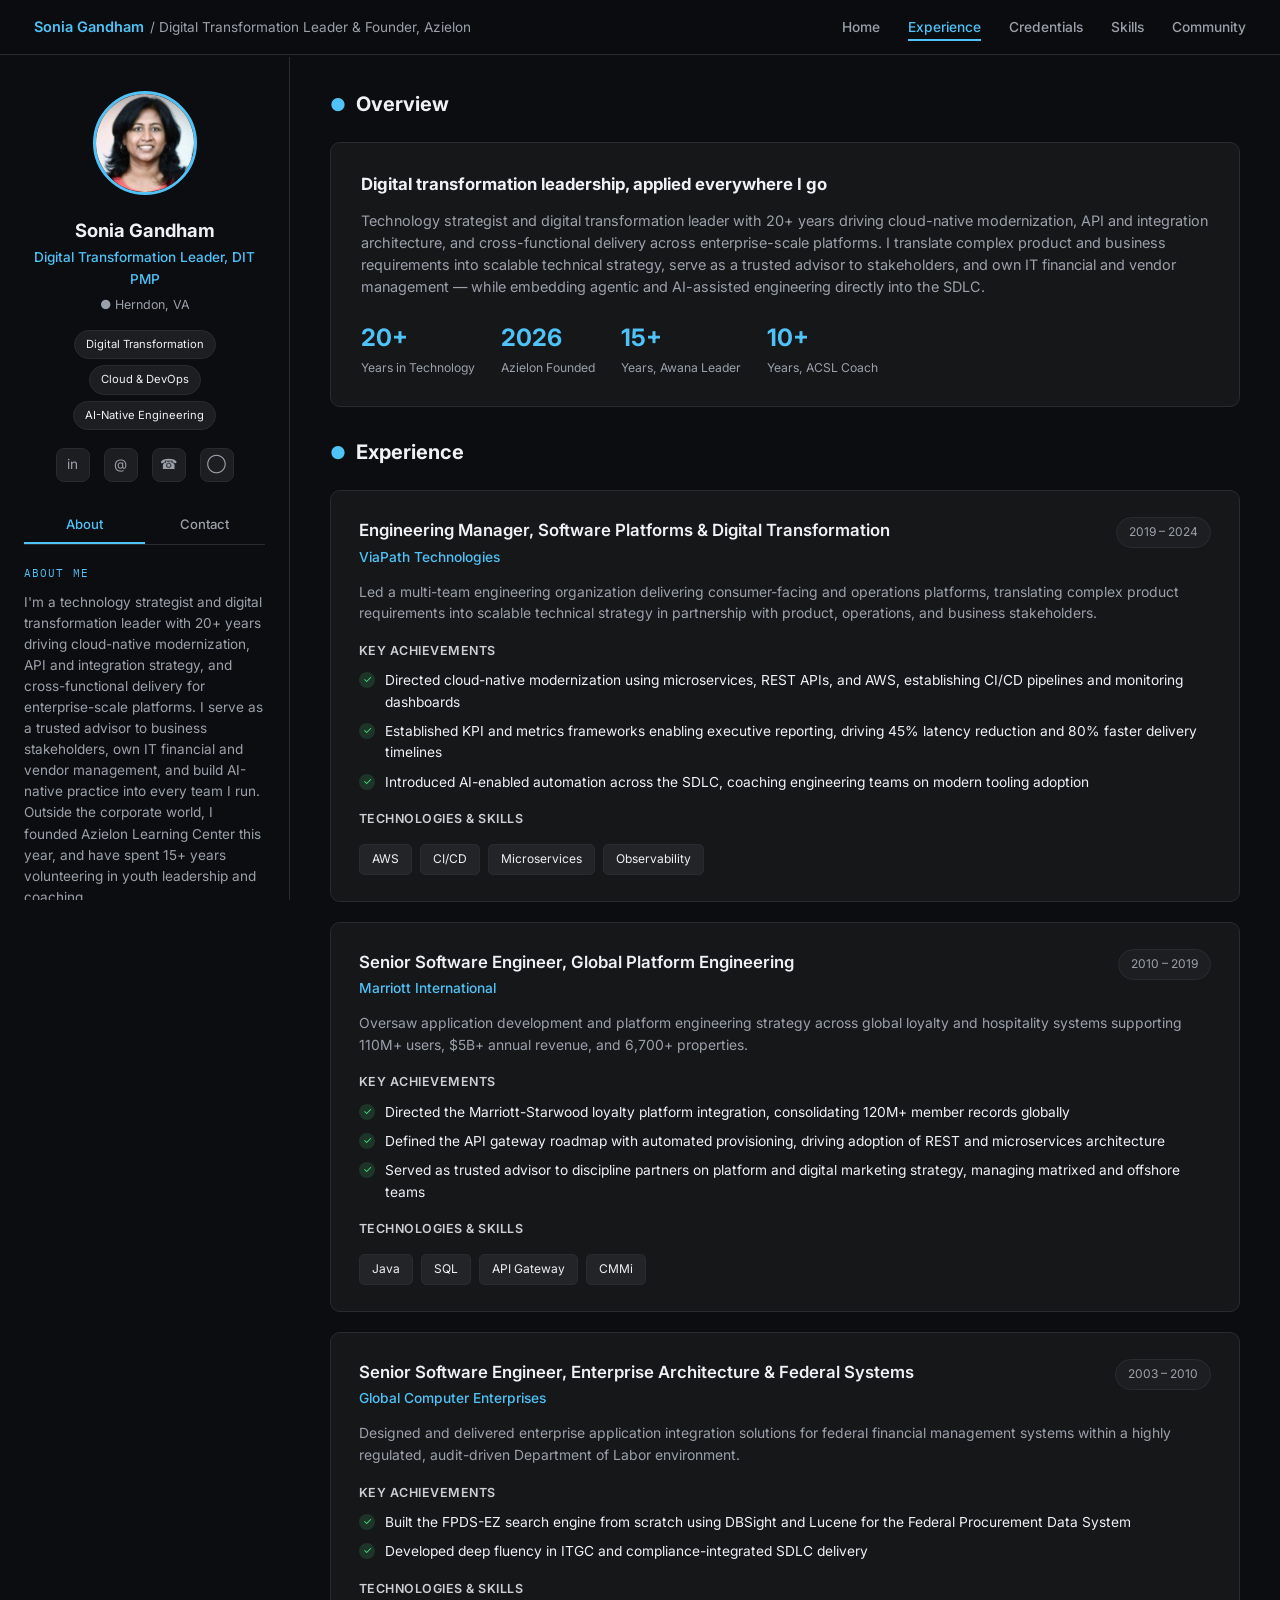
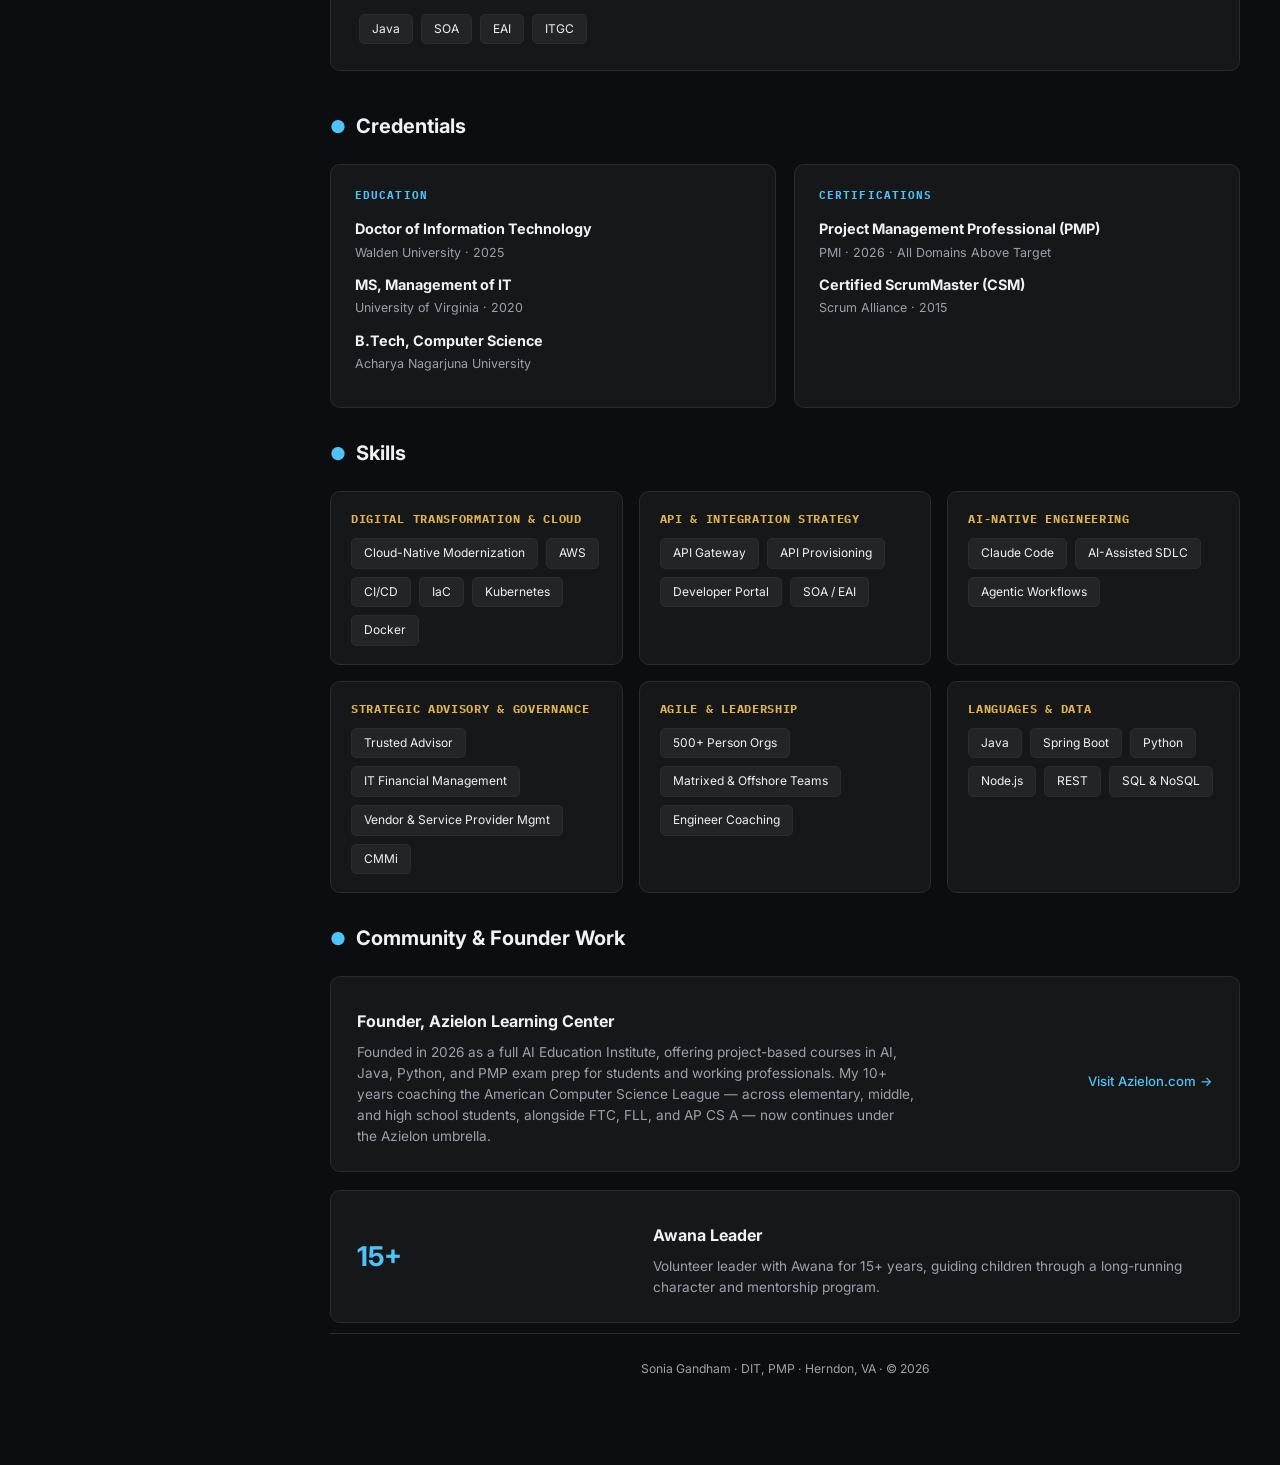
<file: index.html>
<!DOCTYPE html>
<html lang="en">
<head>
<meta charset="UTF-8" />
<meta name="viewport" content="width=device-width, initial-scale=1.0" />
<title>Sonia Gandham — Digital Transformation Leader &amp; Founder, Azielon</title>
<link rel="preconnect" href="https://fonts.googleapis.com">
<link rel="preconnect" href="https://fonts.gstatic.com" crossorigin>
<link href="https://fonts.googleapis.com/css2?family=Inter:wght@400;500;600;700&family=IBM+Plex+Mono:wght@400;500&display=swap" rel="stylesheet">
<style>
  :root{
    --bg:#0c0d10;
    --panel:#161719;
    --panel-2:#1d1e21;
    --border:#2a2b2f;
    --accent:#4fc3f7;
    --accent-dim:#3a9bc4;
    --gold:#e0b34d;
    --green:#4ade80;
    --ink:#eef1f5;
    --muted:#9aa1ab;
    --tag-bg:#232428;
  }
  *{box-sizing:border-box; margin:0; padding:0;}
  body{
    font-family:'Inter', sans-serif;
    background:var(--bg); color:var(--ink);
    font-size:14.5px; line-height:1.55;
  }
  a{ color:inherit; text-decoration:none; }
  ul{ list-style:none; }

  /* TOP NAV */
  .topnav{
    position:sticky; top:0; z-index:50;
    background:rgba(12,13,16,0.92); backdrop-filter:blur(8px);
    border-bottom:1px solid var(--border);
    display:flex; align-items:center; justify-content:space-between;
    padding:16px 34px;
  }
  .brand-line b{ color:var(--accent); font-weight:600; }
  .brand-line .role{ color:var(--muted); font-size:0.85rem; margin-left:6px; }
  .topnav nav ul{ display:flex; gap:28px; }
  .topnav nav ul li a{
    font-size:0.86rem; color:var(--muted); font-weight:500; padding-bottom:4px; border-bottom:2px solid transparent;
    transition:color 0.2s ease, border-color 0.2s ease;
  }
  .topnav nav ul li a:hover, .topnav nav ul li a.active{ color:var(--accent); border-color:var(--accent); }

  /* LAYOUT */
  .layout{ display:flex; max-width:1280px; margin:0 auto; align-items:flex-start; }
  .sidebar{
    width:290px; flex-shrink:0; padding:34px 24px; position:sticky; top:57px;
    height:calc(100vh - 57px); overflow-y:auto; border-right:1px solid var(--border);
  }
  .side-photo{ text-align:center; }
  .side-photo img{
    width:104px; height:104px; border-radius:50%; object-fit:cover; border:3px solid var(--accent);
  }
  .side-name{ text-align:center; margin-top:14px; }
  .side-name h2{ font-size:1.15rem; font-weight:700; }
  .side-name .role{ color:var(--accent); font-size:0.85rem; margin-top:3px; font-weight:500; }
  .side-name .loc{ color:var(--muted); font-size:0.78rem; margin-top:5px; }

  .badge-row{ display:flex; flex-wrap:wrap; gap:6px; justify-content:center; margin-top:16px; }
  .badge{
    font-size:0.7rem; background:var(--panel-2); border:1px solid var(--border); color:var(--ink);
    padding:5px 11px; border-radius:20px;
  }

  .social-row{ display:flex; justify-content:center; gap:14px; margin-top:18px; }
  .social-row a{
    width:34px; height:34px; border-radius:8px; background:var(--panel-2); border:1px solid var(--border);
    display:flex; align-items:center; justify-content:center; font-size:0.85rem; color:var(--muted);
    transition:color 0.2s ease, border-color 0.2s ease;
  }
  .social-row a:hover{ color:var(--accent); border-color:var(--accent); }

  .side-tabs{ display:flex; margin-top:24px; border-bottom:1px solid var(--border); }
  .side-tabs button{
    flex:1; background:none; border:none; color:var(--muted); font-family:'Inter',sans-serif;
    font-size:0.82rem; font-weight:500; padding:10px 0; cursor:pointer; border-bottom:2px solid transparent;
  }
  .side-tabs button.active{ color:var(--accent); border-color:var(--accent); }

  .tab-panel{ display:none; padding-top:20px; }
  .tab-panel.active{ display:block; }
  .tab-h{
    font-family:'IBM Plex Mono', monospace; font-size:0.68rem; letter-spacing:0.1em; text-transform:uppercase;
    color:var(--accent); margin-bottom:10px;
  }
  .tab-panel p{ color:var(--muted); font-size:0.85rem; margin-bottom:16px; }
  .focus-list li{
    font-size:0.83rem; color:var(--ink); margin-bottom:9px; padding-left:16px; position:relative;
  }
  .focus-list li::before{ content:'—'; position:absolute; left:0; color:var(--accent); }

  .impact-bar{ margin-bottom:14px; }
  .impact-bar .lbl{ display:flex; justify-content:space-between; font-size:0.78rem; margin-bottom:5px; }
  .impact-bar .lbl span:last-child{ color:var(--muted); }
  .bar-track{ height:5px; background:var(--panel-2); border-radius:3px; overflow:hidden; }
  .bar-fill{ height:100%; background:linear-gradient(90deg, var(--accent-dim), var(--accent)); }

  .contact-list li{
    display:flex; align-items:center; gap:10px; font-size:0.83rem; color:var(--ink); margin-bottom:12px;
  }
  .contact-list .ic{ color:var(--accent); font-family:'IBM Plex Mono', monospace; font-size:0.75rem; width:18px; }

  /* MAIN */
  .main{ flex:1; padding:34px 40px 60px; min-width:0; }
  .sec-head{ display:flex; align-items:center; gap:10px; margin-bottom:22px; }
  .sec-head .ic{ color:var(--accent); font-size:1.1rem; }
  .sec-head h2{ font-size:1.25rem; font-weight:700; }
  section{ padding-top:20px; margin-bottom:10px; }
  section:first-of-type{ padding-top:0; }

  /* HOME / INTRO */
  #home .intro-card{
    background:var(--panel); border:1px solid var(--border); border-radius:10px; padding:28px 30px;
  }
  #home .intro-card h3{ font-size:1.05rem; margin-bottom:12px; }
  #home .intro-card p{ color:var(--muted); font-size:0.9rem; }
  #home .stat-row{ display:flex; gap:26px; margin-top:20px; flex-wrap:wrap; }
  #home .stat b{ display:block; font-size:1.5rem; color:var(--accent); }
  #home .stat span{ font-size:0.76rem; color:var(--muted); }

  /* EXPERIENCE CARDS */
  .exp-card{
    background:var(--panel); border:1px solid var(--border); border-radius:10px; padding:26px 28px; margin-bottom:20px;
  }
  .exp-top{ display:flex; justify-content:space-between; align-items:flex-start; gap:14px; flex-wrap:wrap; }
  .exp-top h3{ font-size:1.05rem; font-weight:600; }
  .exp-org{ color:var(--accent); font-size:0.86rem; margin-top:3px; font-weight:500; }
  .exp-date{
    background:var(--panel-2); border:1px solid var(--border); color:var(--muted);
    font-size:0.75rem; padding:5px 12px; border-radius:20px; white-space:nowrap;
  }
  .exp-desc{ color:var(--muted); font-size:0.87rem; margin:14px 0 16px; }
  .exp-sub{ font-size:0.78rem; color:var(--ink); font-weight:600; margin-bottom:10px; text-transform:uppercase; letter-spacing:0.04em; opacity:0.85; }
  .ach-list li{ display:flex; gap:10px; font-size:0.86rem; color:var(--ink); margin-bottom:8px; align-items:flex-start; }
  .ach-list .check{
    width:16px; height:16px; border-radius:50%; background:rgba(74,222,128,0.15); color:var(--green);
    display:flex; align-items:center; justify-content:center; font-size:0.65rem; flex-shrink:0; margin-top:2px;
  }
  .tag-row{ display:flex; flex-wrap:wrap; gap:8px; margin-top:16px; }
  .tag{ background:var(--tag-bg); border:1px solid var(--border); color:var(--ink); font-size:0.75rem; padding:5px 12px; border-radius:5px; }

  /* CREDENTIALS */
  .cred-grid{ display:grid; grid-template-columns:1fr 1fr; gap:18px; }
  .cred-card{ background:var(--panel); border:1px solid var(--border); border-radius:10px; padding:22px 24px; }
  .cred-card h4{ font-size:0.68rem; letter-spacing:0.1em; text-transform:uppercase; color:var(--accent); font-family:'IBM Plex Mono',monospace; margin-bottom:14px; }
  .cred-card .item{ margin-bottom:12px; }
  .cred-card .item b{ display:block; font-size:0.9rem; }
  .cred-card .item span{ display:block; font-size:0.78rem; color:var(--muted); margin-top:2px; }

  /* SKILLS FULL GRID */
  .skills-grid{ display:grid; grid-template-columns:repeat(3, 1fr); gap:16px; }
  .skill-card{ background:var(--panel); border:1px solid var(--border); border-radius:10px; padding:18px 20px; }
  .skill-card h4{ font-size:0.72rem; letter-spacing:0.06em; text-transform:uppercase; color:var(--gold); margin-bottom:10px; font-family:'IBM Plex Mono',monospace; }
  .skill-card .tag-row{ margin-top:0; }

  /* PROJECTS / COMMUNITY */
  .proj-grid{ display:grid; grid-template-columns:1fr 1fr; gap:18px; }
  .proj-card{
    background:var(--panel); border:1px solid var(--border); border-radius:10px; padding:24px 26px;
    display:flex; flex-direction:column;
  }
  .proj-card .num{ font-size:1.7rem; color:var(--accent); font-weight:700; }
  .proj-card h4{ font-size:1rem; margin:8px 0 8px; }
  .proj-card p{ color:var(--muted); font-size:0.85rem; flex:1; }
  .proj-card a.link{ color:var(--accent); font-size:0.82rem; margin-top:14px; font-weight:500; }
  .proj-card.wide{ grid-column:1 / -1; flex-direction:row; align-items:center; justify-content:space-between; gap:24px; flex-wrap:wrap; }
  .proj-card.wide p{ max-width:560px; }

  footer{ text-align:center; padding:26px 0; color:var(--muted); font-size:0.76rem; border-top:1px solid var(--border); }

  @media (max-width:960px){
    .layout{ flex-direction:column; }
    .sidebar{ position:static; width:100%; height:auto; border-right:none; border-bottom:1px solid var(--border); }
    .topnav nav ul{ display:none; }
    .skills-grid, .cred-grid, .proj-grid{ grid-template-columns:1fr; }
    .proj-card.wide{ flex-direction:column; align-items:flex-start; }
    .main{ padding:28px 22px; }
  }
</style>
</head>
<body>

<div class="topnav">
  <div class="brand-line"><b>Sonia Gandham</b><span class="role">/ Digital Transformation Leader &amp; Founder, Azielon</span></div>
  <nav>
    <ul>
      <li><a href="#home" class="nav-link active">Home</a></li>
      <li><a href="#experience" class="nav-link">Experience</a></li>
      <li><a href="#credentials" class="nav-link">Credentials</a></li>
      <li><a href="#skills" class="nav-link">Skills</a></li>
      <li><a href="#community" class="nav-link">Community</a></li>
    </ul>
  </nav>
</div>

<div class="layout">

  <!-- SIDEBAR -->
  <aside class="sidebar">
    <div class="side-photo">
      <img src="[data-uri]" alt="Sonia Gandham" />
    </div>
    <div class="side-name">
      <h2>Sonia Gandham</h2>
      <div class="role">Digital Transformation Leader, DIT PMP</div>
      <div class="loc">&#9679; Herndon, VA</div>
    </div>

    <div class="badge-row">
      <span class="badge">Digital Transformation</span>
      <span class="badge">Cloud &amp; DevOps</span>
      <span class="badge">AI-Native Engineering</span>
    </div>

    <div class="social-row">
      <a href="https://linkedin.com/in/sonia-gandham" target="_blank" title="LinkedIn">in</a>
      <a href="mailto:gsoniaraj@yahoo.com" title="Email">@</a>
      <a href="tel:5712286259" title="Phone">&#9742;</a>
      <a href="https://azielon.com" target="_blank" title="Azielon">&#9711;</a>
    </div>

    <div class="side-tabs">
      <button class="tab-btn active" data-tab="about">About</button>
      <button class="tab-btn" data-tab="contact">Contact</button>
    </div>

    <div class="tab-panel active" id="about-panel">
      <div class="tab-h">About Me</div>
      <p>I'm a technology strategist and digital transformation leader with 20+ years driving cloud-native modernization, API and integration strategy, and cross-functional delivery for enterprise-scale platforms. I serve as a trusted advisor to business stakeholders, own IT financial and vendor management, and build AI-native practice into every team I run. Outside the corporate world, I founded Azielon Learning Center this year, and have spent 15+ years volunteering in youth leadership and coaching.</p>
      <div class="tab-h">Professional Focus</div>
      <ul class="focus-list">
        <li>Digital transformation &amp; cloud-native modernization strategy</li>
        <li>Leading matrixed, cross-functional engineering organizations</li>
        <li>Founding and growing Azielon into an AI Education Institute</li>
      </ul>
      <div class="tab-h" style="margin-top:20px;">Community Impact</div>
      <div class="impact-bar">
        <div class="lbl"><span>Awana Leader</span><span>15+ yrs</span></div>
        <div class="bar-track"><div class="bar-fill" style="width:90%;"></div></div>
      </div>
      <div class="impact-bar">
        <div class="lbl"><span>ACSL Coach</span><span>10+ yrs</span></div>
        <div class="bar-track"><div class="bar-fill" style="width:65%;"></div></div>
      </div>
    </div>

    <div class="tab-panel" id="contact-panel">
      <div class="tab-h">Get In Touch</div>
      <ul class="contact-list">
        <li><span class="ic">&#9679;</span> Herndon, VA</li>
        <li><span class="ic">&#9679;</span> 571-228-6259</li>
        <li><span class="ic">&#9679;</span> gsoniaraj@yahoo.com</li>
        <li><span class="ic">&#9679;</span> <a href="https://linkedin.com/in/sonia-gandham" target="_blank">linkedin.com/in/sonia-gandham</a></li>
        <li><span class="ic">&#9679;</span> <a href="https://azielon.com" target="_blank">azielon.com</a></li>
      </ul>
    </div>
  </aside>

  <!-- MAIN -->
  <main class="main">

    <section id="home">
      <div class="sec-head"><span class="ic">&#9679;</span><h2>Overview</h2></div>
      <div class="intro-card">
        <h3>Digital transformation leadership, applied everywhere I go</h3>
        <p>Technology strategist and digital transformation leader with 20+ years driving cloud-native modernization, API and integration architecture, and cross-functional delivery across enterprise-scale platforms. I translate complex product and business requirements into scalable technical strategy, serve as a trusted advisor to stakeholders, and own IT financial and vendor management — while embedding agentic and AI-assisted engineering directly into the SDLC.</p>
        <div class="stat-row">
          <div class="stat"><b>20+</b><span>Years in Technology</span></div>
          <div class="stat"><b>2026</b><span>Azielon Founded</span></div>
          <div class="stat"><b>15+</b><span>Years, Awana Leader</span></div>
          <div class="stat"><b>10+</b><span>Years, ACSL Coach</span></div>
        </div>
      </div>
    </section>

    <section id="experience">
      <div class="sec-head"><span class="ic">&#9679;</span><h2>Experience</h2></div>

      <div class="exp-card">
        <div class="exp-top">
          <div>
            <h3>Engineering Manager, Software Platforms &amp; Digital Transformation</h3>
            <div class="exp-org">ViaPath Technologies</div>
          </div>
          <div class="exp-date">2019 – 2024</div>
        </div>
        <div class="exp-desc">Led a multi-team engineering organization delivering consumer-facing and operations platforms, translating complex product requirements into scalable technical strategy in partnership with product, operations, and business stakeholders.</div>
        <div class="exp-sub">Key Achievements</div>
        <ul class="ach-list">
          <li><span class="check">&#10003;</span> Directed cloud-native modernization using microservices, REST APIs, and AWS, establishing CI/CD pipelines and monitoring dashboards</li>
          <li><span class="check">&#10003;</span> Established KPI and metrics frameworks enabling executive reporting, driving 45% latency reduction and 80% faster delivery timelines</li>
          <li><span class="check">&#10003;</span> Introduced AI-enabled automation across the SDLC, coaching engineering teams on modern tooling adoption</li>
        </ul>
        <div class="exp-sub" style="margin-top:16px;">Technologies &amp; Skills</div>
        <div class="tag-row">
          <span class="tag">AWS</span><span class="tag">CI/CD</span><span class="tag">Microservices</span><span class="tag">Observability</span>
        </div>
      </div>

      <div class="exp-card">
        <div class="exp-top">
          <div>
            <h3>Senior Software Engineer, Global Platform Engineering</h3>
            <div class="exp-org">Marriott International</div>
          </div>
          <div class="exp-date">2010 – 2019</div>
        </div>
        <div class="exp-desc">Oversaw application development and platform engineering strategy across global loyalty and hospitality systems supporting 110M+ users, $5B+ annual revenue, and 6,700+ properties.</div>
        <div class="exp-sub">Key Achievements</div>
        <ul class="ach-list">
          <li><span class="check">&#10003;</span> Directed the Marriott-Starwood loyalty platform integration, consolidating 120M+ member records globally</li>
          <li><span class="check">&#10003;</span> Defined the API gateway roadmap with automated provisioning, driving adoption of REST and microservices architecture</li>
          <li><span class="check">&#10003;</span> Served as trusted advisor to discipline partners on platform and digital marketing strategy, managing matrixed and offshore teams</li>
        </ul>
        <div class="exp-sub" style="margin-top:16px;">Technologies &amp; Skills</div>
        <div class="tag-row">
          <span class="tag">Java</span><span class="tag">SQL</span><span class="tag">API Gateway</span><span class="tag">CMMi</span>
        </div>
      </div>

      <div class="exp-card">
        <div class="exp-top">
          <div>
            <h3>Senior Software Engineer, Enterprise Architecture &amp; Federal Systems</h3>
            <div class="exp-org">Global Computer Enterprises</div>
          </div>
          <div class="exp-date">2003 – 2010</div>
        </div>
        <div class="exp-desc">Designed and delivered enterprise application integration solutions for federal financial management systems within a highly regulated, audit-driven Department of Labor environment.</div>
        <div class="exp-sub">Key Achievements</div>
        <ul class="ach-list">
          <li><span class="check">&#10003;</span> Built the FPDS-EZ search engine from scratch using DBSight and Lucene for the Federal Procurement Data System</li>
          <li><span class="check">&#10003;</span> Developed deep fluency in ITGC and compliance-integrated SDLC delivery</li>
        </ul>
        <div class="exp-sub" style="margin-top:16px;">Technologies &amp; Skills</div>
        <div class="tag-row">
          <span class="tag">Java</span><span class="tag">SOA</span><span class="tag">EAI</span><span class="tag">ITGC</span>
        </div>
      </div>
    </section>

    <section id="credentials">
      <div class="sec-head"><span class="ic">&#9679;</span><h2>Credentials</h2></div>
      <div class="cred-grid">
        <div class="cred-card">
          <h4>Education</h4>
          <div class="item"><b>Doctor of Information Technology</b><span>Walden University &middot; 2025</span></div>
          <div class="item"><b>MS, Management of IT</b><span>University of Virginia &middot; 2020</span></div>
          <div class="item"><b>B.Tech, Computer Science</b><span>Acharya Nagarjuna University</span></div>
        </div>
        <div class="cred-card">
          <h4>Certifications</h4>
          <div class="item"><b>Project Management Professional (PMP)</b><span>PMI &middot; 2026 &middot; All Domains Above Target</span></div>
          <div class="item"><b>Certified ScrumMaster (CSM)</b><span>Scrum Alliance &middot; 2015</span></div>
        </div>
      </div>
    </section>

    <section id="skills">
      <div class="sec-head"><span class="ic">&#9679;</span><h2>Skills</h2></div>
      <div class="skills-grid">
        <div class="skill-card">
          <h4>Digital Transformation &amp; Cloud</h4>
          <div class="tag-row"><span class="tag">Cloud-Native Modernization</span><span class="tag">AWS</span><span class="tag">CI/CD</span><span class="tag">IaC</span><span class="tag">Kubernetes</span><span class="tag">Docker</span></div>
        </div>
        <div class="skill-card">
          <h4>API &amp; Integration Strategy</h4>
          <div class="tag-row"><span class="tag">API Gateway</span><span class="tag">API Provisioning</span><span class="tag">Developer Portal</span><span class="tag">SOA / EAI</span></div>
        </div>
        <div class="skill-card">
          <h4>AI-Native Engineering</h4>
          <div class="tag-row"><span class="tag">Claude Code</span><span class="tag">AI-Assisted SDLC</span><span class="tag">Agentic Workflows</span></div>
        </div>
        <div class="skill-card">
          <h4>Strategic Advisory &amp; Governance</h4>
          <div class="tag-row"><span class="tag">Trusted Advisor</span><span class="tag">IT Financial Management</span><span class="tag">Vendor &amp; Service Provider Mgmt</span><span class="tag">CMMi</span></div>
        </div>
        <div class="skill-card">
          <h4>Agile &amp; Leadership</h4>
          <div class="tag-row"><span class="tag">500+ Person Orgs</span><span class="tag">Matrixed &amp; Offshore Teams</span><span class="tag">Engineer Coaching</span></div>
        </div>
        <div class="skill-card">
          <h4>Languages &amp; Data</h4>
          <div class="tag-row"><span class="tag">Java</span><span class="tag">Spring Boot</span><span class="tag">Python</span><span class="tag">Node.js</span><span class="tag">REST</span><span class="tag">SQL &amp; NoSQL</span></div>
        </div>
      </div>
    </section>

    <section id="community">
      <div class="sec-head"><span class="ic">&#9679;</span><h2>Community &amp; Founder Work</h2></div>
      <div class="proj-grid">
        <div class="proj-card wide">
          <div>
            <h4>Founder, Azielon Learning Center</h4>
            <p>Founded in 2026 as a full AI Education Institute, offering project-based courses in AI, Java, Python, and PMP exam prep for students and working professionals. My 10+ years coaching the American Computer Science League — across elementary, middle, and high school students, alongside FTC, FLL, and AP CS A — now continues under the Azielon umbrella.</p>
          </div>
          <a href="https://azielon.com" target="_blank" class="link">Visit Azielon.com &rarr;</a>
        </div>
        <div class="proj-card wide">
          <div class="num">15+</div>
          <div>
            <h4>Awana Leader</h4>
            <p>Volunteer leader with Awana for 15+ years, guiding children through a long-running character and mentorship program.</p>
          </div>
        </div>
      </div>
    </section>

    <footer>Sonia Gandham &middot; DIT, PMP &middot; Herndon, VA &middot; &copy; 2026</footer>
  </main>
</div>

<script>
  // Sidebar tab switching
  document.querySelectorAll('.tab-btn').forEach(btn=>{
    btn.addEventListener('click', ()=>{
      document.querySelectorAll('.tab-btn').forEach(b=>b.classList.remove('active'));
      document.querySelectorAll('.tab-panel').forEach(p=>p.classList.remove('active'));
      btn.classList.add('active');
      document.getElementById(btn.dataset.tab + '-panel').classList.add('active');
    });
  });

  // Top nav active state on scroll
  const navLinks = document.querySelectorAll('.nav-link');
  const sections = Array.from(navLinks).map(l=>document.querySelector(l.getAttribute('href')));
  const navIo = new IntersectionObserver((entries)=>{
    entries.forEach(e=>{
      if(e.isIntersecting){
        const id = '#' + e.target.id;
        navLinks.forEach(l=>l.classList.toggle('active', l.getAttribute('href') === id));
      }
    });
  }, {rootMargin:'-40% 0px -50% 0px'});
  sections.forEach(s=>{ if(s) navIo.observe(s); });
</script>

</body>
</html>
</file>
